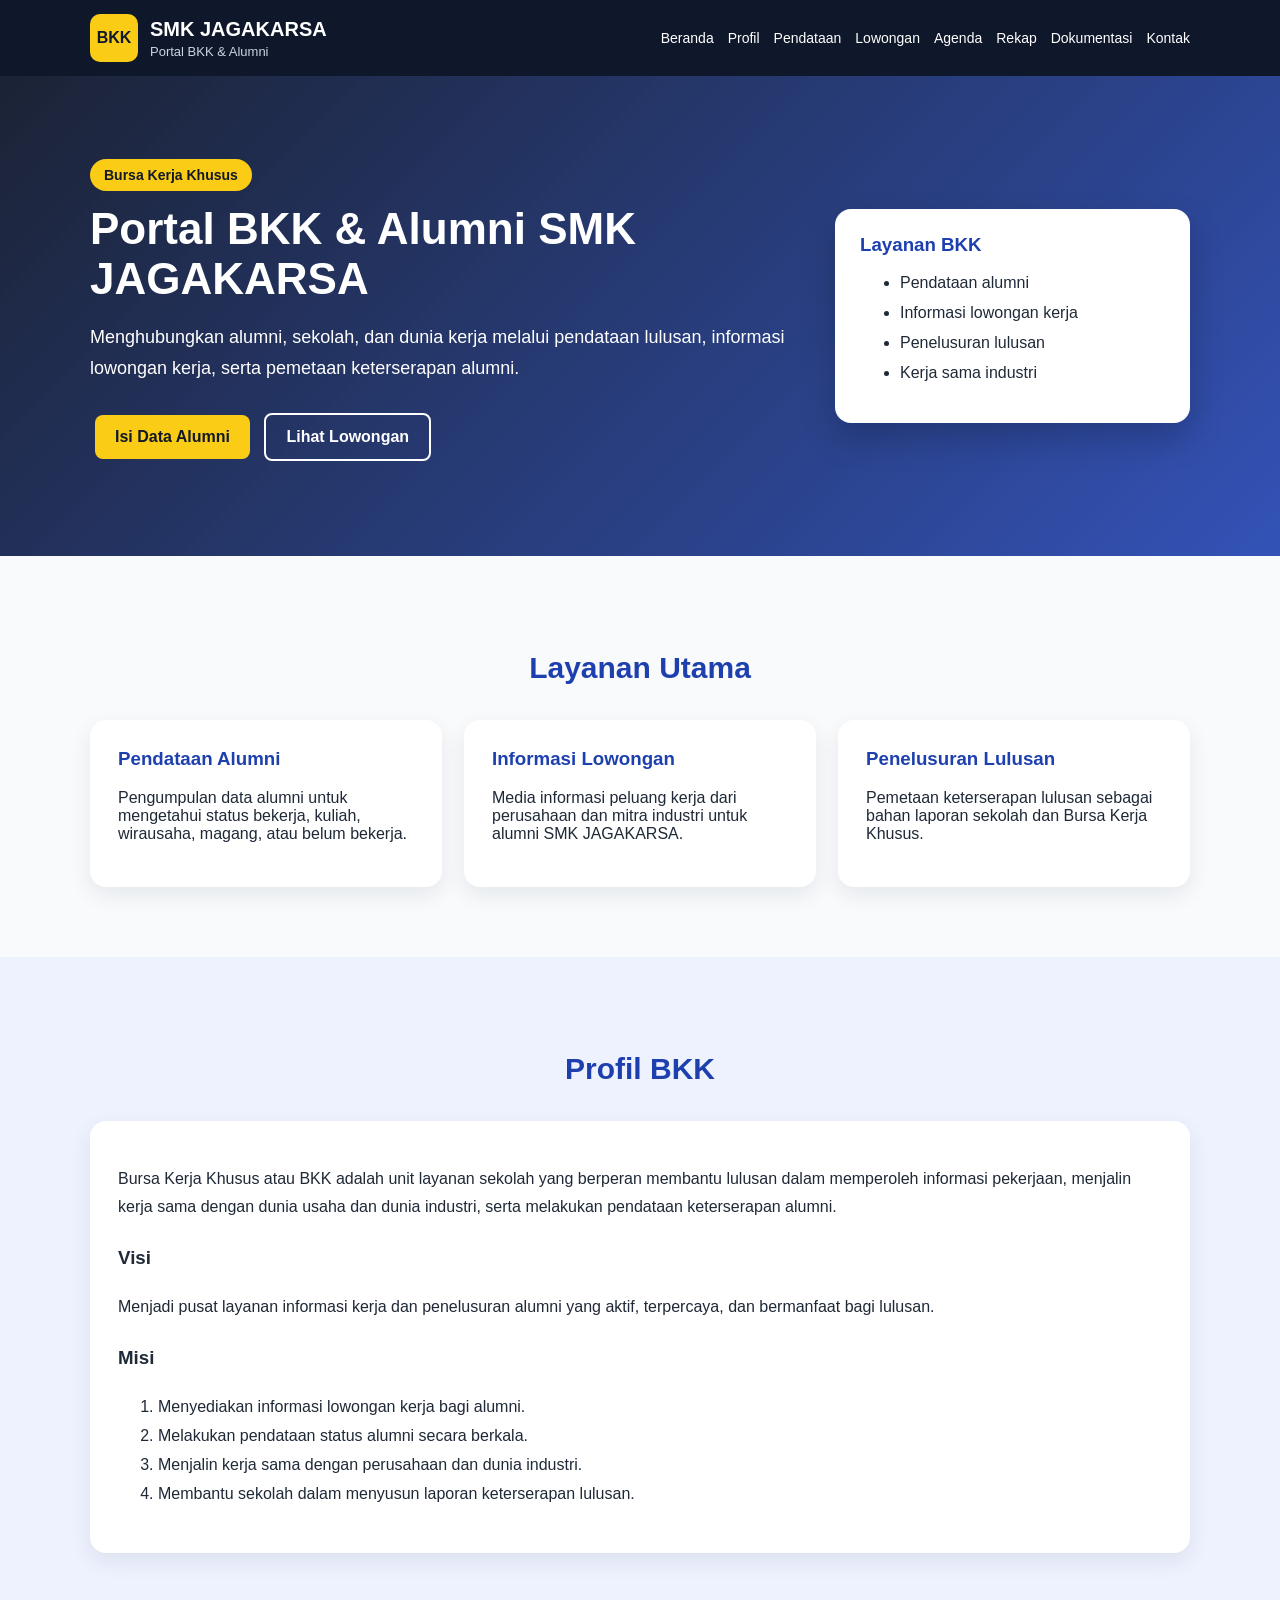
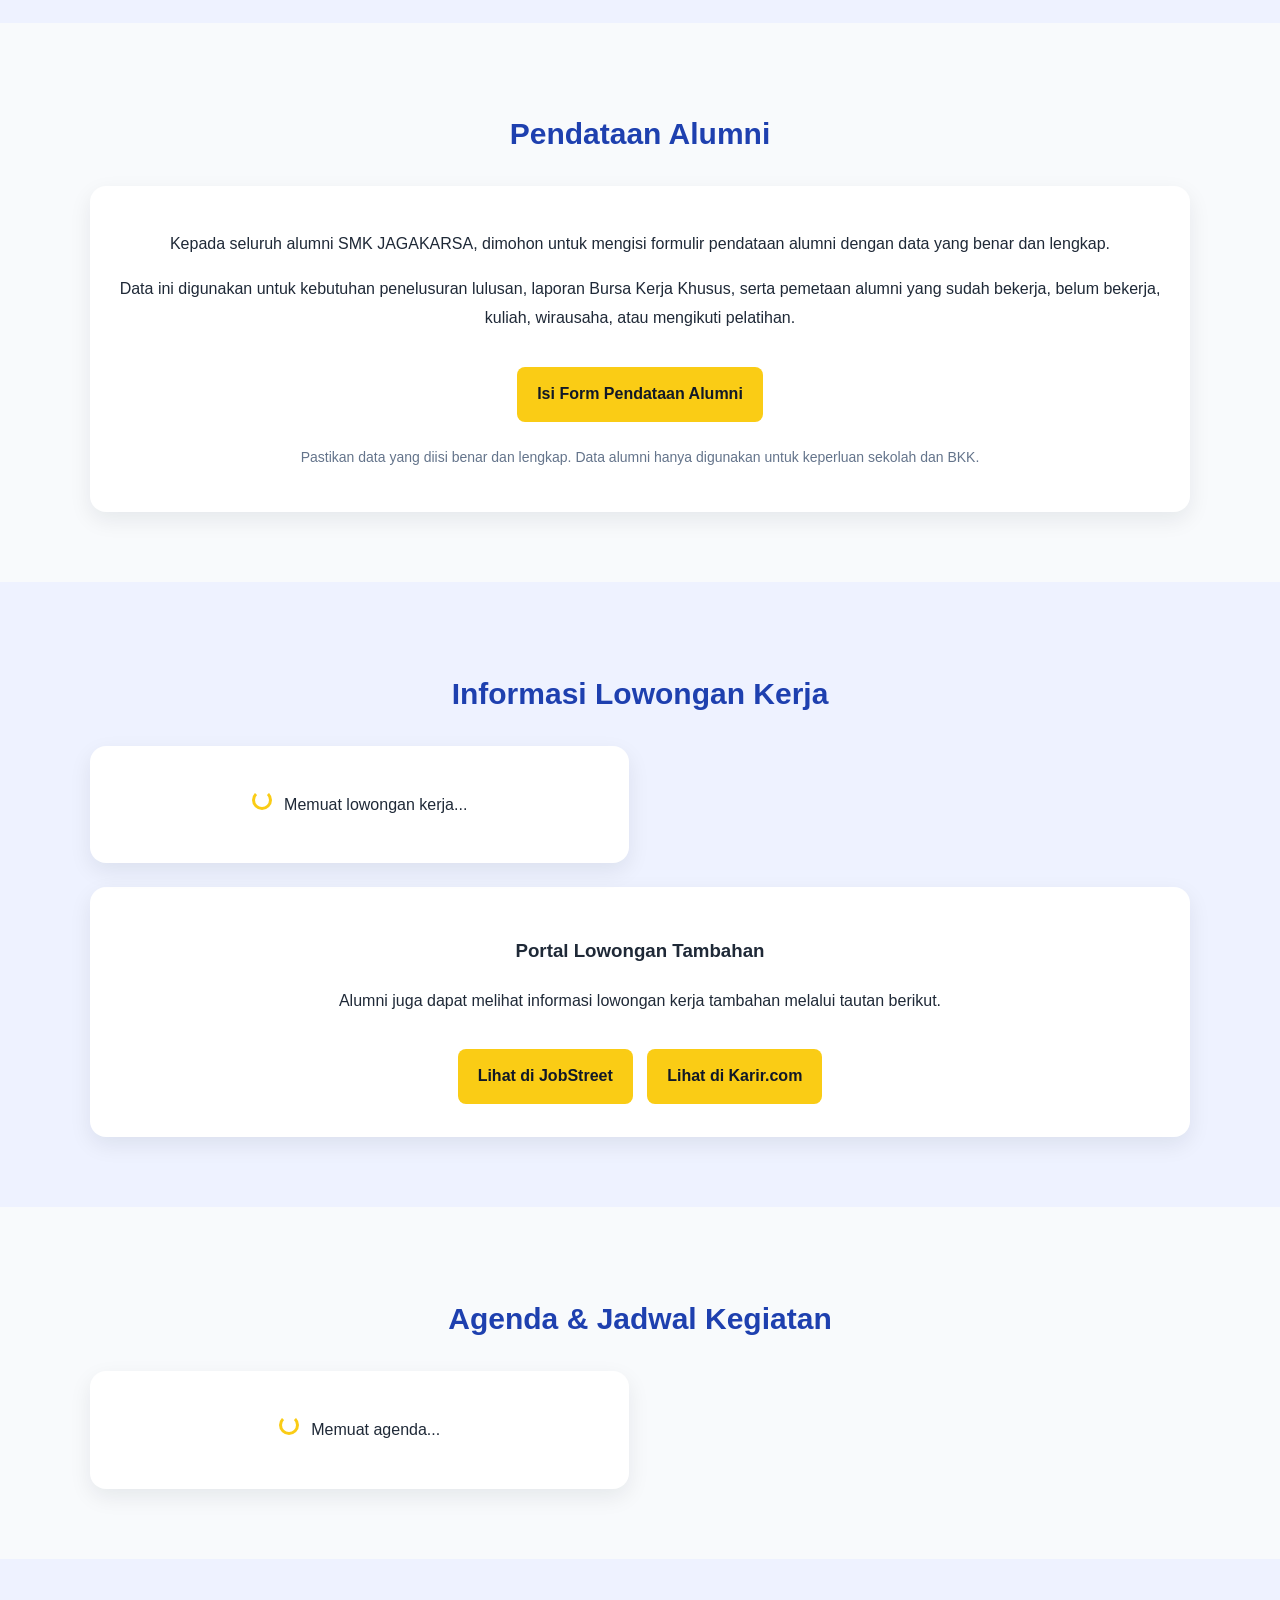
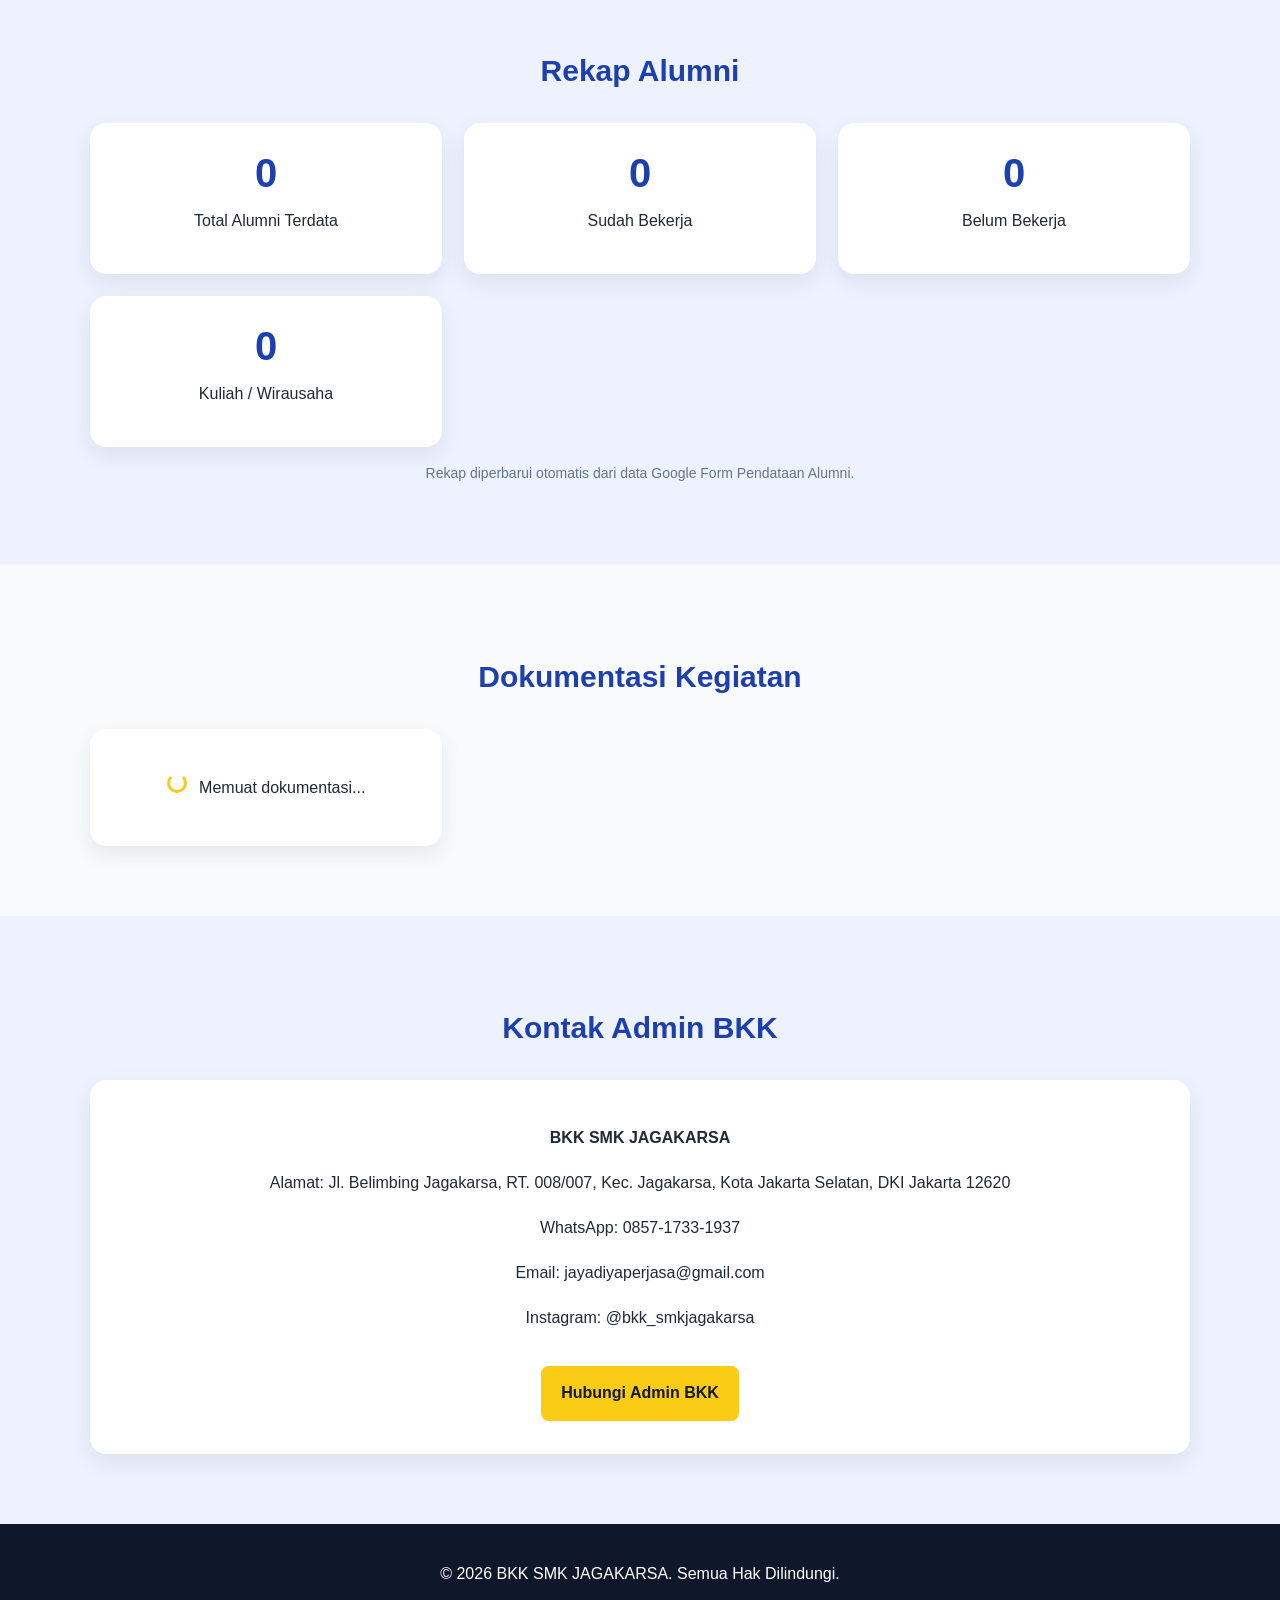
<file: index.html>
<!DOCTYPE html>
<html lang="id">
<head>
  <meta charset="UTF-8" />
  <meta name="viewport" content="width=device-width, initial-scale=1.0" />

  <title>BKK SMK JAGAKARSA</title>

  <style>
    * {
      box-sizing: border-box;
      scroll-behavior: smooth;
    }

    body {
      margin: 0;
      font-family: Arial, sans-serif;
      color: #1f2937;
      background: #f8fafc;
    }

    .container {
      width: 90%;
      max-width: 1100px;
      margin: auto;
    }

    .navbar {
      background: #0f172a;
      color: white;
      padding: 14px 0;
      position: sticky;
      top: 0;
      z-index: 99;
    }

    .nav-content {
      display: flex;
      justify-content: space-between;
      align-items: center;
      gap: 20px;
      position: relative;
    }

    .brand {
      display: flex;
      align-items: center;
      gap: 12px;
    }

    .logo {
      width: 48px;
      height: 48px;
      background: #facc15;
      color: #0f172a;
      border-radius: 10px;
      display: flex;
      align-items: center;
      justify-content: center;
      font-weight: bold;
      flex-shrink: 0;
    }

    .brand h1 {
      font-size: 20px;
      margin: 0;
    }

    .brand p {
      margin: 3px 0 0;
      font-size: 13px;
      color: #cbd5e1;
    }

    /* Menu Toggle */
    .menu-toggle {
      display: none;
      flex-direction: column;
      gap: 5px;
      background: transparent;
      border: none;
      cursor: pointer;
      padding: 5px;
    }

    .menu-toggle span {
      width: 25px;
      height: 3px;
      background: white;
      border-radius: 2px;
      transition: all 0.3s ease;
    }

    nav {
      display: flex;
      flex-wrap: wrap;
      justify-content: flex-end;
      gap: 14px;
    }

    nav a {
      color: white;
      text-decoration: none;
      font-size: 14px;
    }

    nav a:hover {
      color: #facc15;
    }

    /* Loading Spinner */
    .loading-spinner {
      display: inline-block;
      width: 20px;
      height: 20px;
      border: 3px solid #facc15;
      border-top: 3px solid transparent;
      border-radius: 50%;
      animation: spin 1s linear infinite;
      margin-right: 8px;
    }

    @keyframes spin {
      0% { transform: rotate(0deg); }
      100% { transform: rotate(360deg); }
    }

    .hero {
      background: linear-gradient(135deg, rgba(15,23,42,0.95), rgba(30,64,175,0.9)),
                  url("https://images.unsplash.com/photo-1523050854058-8df90110c9f1");
      background-size: cover;
      background-position: center;
      color: white;
      padding: 90px 0;
    }

    .hero-content {
      display: grid;
      grid-template-columns: 2fr 1fr;
      gap: 35px;
      align-items: center;
    }

    .badge {
      background: #facc15;
      color: #111827;
      padding: 8px 14px;
      border-radius: 999px;
      font-weight: bold;
      font-size: 14px;
    }

    .hero h2 {
      font-size: 44px;
      margin: 20px 0 15px;
    }

    .hero p {
      font-size: 18px;
      line-height: 1.7;
    }

    .hero-buttons {
      margin-top: 25px;
    }

    .btn {
      display: inline-block;
      padding: 13px 20px;
      border-radius: 8px;
      text-decoration: none !important;
      font-weight: bold;
      margin: 5px;
      cursor: pointer;
    }

    .primary {
      background: #facc15;
      color: #111827 !important;
    }

    .primary:hover {
      background: #fbbf24;
      color: #111827 !important;
    }

    .secondary {
      background: transparent;
      color: white !important;
      border: 2px solid white;
    }

    .secondary:hover {
      background: white;
      color: #0f172a !important;
    }

    .hero-card {
      background: white;
      color: #1f2937;
      padding: 25px;
      border-radius: 16px;
      box-shadow: 0 15px 35px rgba(0,0,0,0.2);
    }

    .hero-card h3 {
      margin-top: 0;
      color: #1e40af;
    }

    .hero-card li {
      margin: 12px 0;
    }

    .section {
      padding: 70px 0;
    }

    .light {
      background: #eef2ff;
    }

    .section-title {
      text-align: center;
      font-size: 30px;
      margin-bottom: 35px;
      color: #1e40af;
    }

    .cards,
    .stats {
      display: grid;
      grid-template-columns: repeat(3, 1fr);
      gap: 22px;
    }

    .card,
    .content-box,
    .job-card,
    .stat-card {
      background: white;
      padding: 28px;
      border-radius: 16px;
      box-shadow: 0 8px 22px rgba(15, 23, 42, 0.08);
    }

    .card h3,
    .job-card h3 {
      color: #1e40af;
      margin-top: 0;
    }

    .content-box {
      line-height: 1.8;
    }

    .center {
      text-align: center;
    }

    .job-list {
      display: grid;
      grid-template-columns: 1fr 1fr;
      gap: 22px;
    }

    .job-card p {
      line-height: 1.6;
    }

    .job-card a.btn,
    .content-box a.btn,
    #agenda-list a.btn,
    #lowongan-list a.btn {
      display: inline-block;
      background: #facc15;
      color: #111827 !important;
      padding: 13px 20px;
      border-radius: 8px;
      text-decoration: none !important;
      font-weight: bold;
      margin-top: 18px;
    }

    .job-card a.btn:hover,
    .content-box a.btn:hover,
    #agenda-list a.btn:hover,
    #lowongan-list a.btn:hover {
      background: #fbbf24;
      color: #111827 !important;
    }

    .stat-card {
      text-align: center;
    }

    .stat-card h3 {
      font-size: 40px;
      color: #1e40af;
      margin: 0;
    }

    .note {
      color: #64748b;
      font-size: 14px;
      margin-top: 18px;
    }

    #dokumentasi-list.gallery {
      display: grid !important;
      grid-template-columns: repeat(3, 1fr) !important;
      gap: 22px !important;
      align-items: start;
    }

    #dokumentasi-list .gallery-card {
      background: white;
      border-radius: 16px;
      overflow: hidden;
      box-shadow: 0 8px 22px rgba(15, 23, 42, 0.08);
    }

    #dokumentasi-list .gallery-card img {
      width: 100% !important;
      height: 190px !important;
      max-height: 190px !important;
      object-fit: cover !important;
      display: block !important;
      background: #e5e7eb;
    }

    #dokumentasi-list .gallery-card h3 {
      font-size: 18px;
      color: #1e40af;
      margin: 16px 16px 6px;
    }

    #dokumentasi-list .gallery-card p {
      font-size: 14px;
      margin: 0 16px 18px;
      color: #475569;
      line-height: 1.5;
    }

    footer {
      background: #0f172a;
      color: white;
      text-align: center;
      padding: 25px;
    }

    @media (max-width: 900px) {
      .nav-content {
        display: block;
      }

      .brand {
        margin-bottom: 18px;
      }

      nav {
        justify-content: flex-start;
      }

      .hero-content {
        grid-template-columns: 1fr;
      }

      .cards,
      .stats,
      .job-list,
      #dokumentasi-list.gallery {
        grid-template-columns: 1fr 1fr !important;
      }
    }

    @media (max-width: 768px) {
      .container {
        width: 92% !important;
      }

      .navbar {
        padding: 12px 0 !important;
      }

      /* Tampilkan menu toggle */
      .menu-toggle {
        display: flex;
        position: absolute;
        top: 15px;
        right: 20px;
      }

      .brand {
        gap: 10px !important;
        margin-bottom: 0 !important;
      }

      .logo {
        width: 46px !important;
        height: 46px !important;
        font-size: 17px !important;
        border-radius: 10px !important;
      }

      .brand h1 {
        font-size: 19px !important;
        line-height: 1.15 !important;
      }

      .brand p {
        font-size: 13px !important;
      }

      /* Atur menu navigasi */
      nav {
        display: none;
        flex-direction: column;
        gap: 12px !important;
        padding-top: 10px;
        border-top: 1px solid #334155;
      }

      nav.active {
        display: flex;
      }

      nav a {
        font-size: 15px !important;
        line-height: 1.3 !important;
      }

      .hero {
        padding: 42px 0 !important;
      }

      .badge {
        font-size: 12px !important;
        padding: 7px 12px !important;
      }

      .hero h2 {
        font-size: 27px !important;
        line-height: 1.25 !important;
        margin: 16px 0 12px !important;
      }

      .hero p {
        font-size: 15px !important;
        line-height: 1.6 !important;
      }

      .hero-buttons {
        margin-top: 18px !important;
      }

      .btn {
        font-size: 14px !important;
        padding: 11px 15px !important;
        margin: 5px 4px !important;
      }

      .hero-card {
        margin-top: 26px !important;
        padding: 20px !important;
      }

      .section {
        padding: 42px 0 !important;
      }

      .section-title {
        font-size: 27px !important;
        line-height: 1.25 !important;
        margin-bottom: 24px !important;
      }

      .card,
      .content-box,
      .job-card,
      .stat-card {
        padding: 20px !important;
        border-radius: 14px !important;
      }

      .content-box p,
      .job-card p,
      .card p {
        font-size: 15px !important;
        line-height: 1.6 !important;
      }

      .cards,
      .stats,
      .job-list,
      #dokumentasi-list.gallery {
        grid-template-columns: 1fr !important;
        gap: 18px !important;
      }

      .stat-card h3 {
        font-size: 34px !important;
      }

      #dokumentasi-list .gallery-card {
        padding: 0 !important;
        border-radius: 14px !important;
      }

      #dokumentasi-list .gallery-card img {
        width: 100% !important;
        height: 165px !important;
        max-height: 165px !important;
        object-fit: cover !important;
      }

      #dokumentasi-list .gallery-card h3 {
        font-size: 19px !important;
        margin: 13px 15px 5px !important;
      }

      #dokumentasi-list .gallery-card p {
        font-size: 14px !important;
        margin: 0 15px 16px !important;
      }

      #kontak .content-box p {
        font-size: 15px !important;
        line-height: 1.6 !important;
      }

      footer {
        padding: 20px 15px !important;
      }

      footer p {
        font-size: 14px !important;
        line-height: 1.5 !important;
      }
    }

    @media (max-width: 480px) {
      .brand h1 {
        font-size: 18px !important;
      }

      .brand p {
        font-size: 12px !important;
      }

      .logo {
        width: 44px !important;
        height: 44px !important;
        font-size: 16px !important;
      }

      nav a {
        font-size: 14px !important;
      }

      .hero h2 {
        font-size: 25px !important;
      }

      .section-title {
        font-size: 25px !important;
      }

      #dokumentasi-list .gallery-card img {
        height: 155px !important;
        max-height: 155px !important;
      }
    }
  </style>
</head>

<body>

  <!-- Navbar -->
  <header class="navbar">
    <div class="container nav-content">
      <div class="brand">
        <div class="logo">BKK</div>
        <div>
          <h1>SMK JAGAKARSA</h1>
          <p>Portal BKK & Alumni</p>
        </div>
      </div>

      <!-- Menu Toggle -->
      <button class="menu-toggle" aria-label="Buka menu navigasi">
        <span></span><span></span><span></span>
      </button>

      <nav>
        <a href="#beranda">Beranda</a>
        <a href="#profil">Profil</a>
        <a href="#alumni">Pendataan</a>
        <a href="#lowongan">Lowongan</a>
        <a href="#agenda">Agenda</a>
        <a href="#rekap">Rekap</a>
        <a href="#dokumentasi">Dokumentasi</a>
        <a href="#kontak">Kontak</a>
      </nav>
    </div>
  </header>

  <!-- Hero -->
  <section id="beranda" class="hero">
    <div class="container hero-content">
      <div class="hero-text">
        <span class="badge">Bursa Kerja Khusus</span>
        <h2>Portal BKK & Alumni SMK JAGAKARSA</h2>
        <p>
          Menghubungkan alumni, sekolah, dan dunia kerja melalui pendataan lulusan,
          informasi lowongan kerja, serta pemetaan keterserapan alumni.
        </p>

        <div class="hero-buttons">
          <a class="btn primary" href="#alumni">Isi Data Alumni</a>
          <a class="btn secondary" href="#lowongan">Lihat Lowongan</a>
        </div>
      </div>

      <div class="hero-card">
        <h3>Layanan BKK</h3>
        <ul>
          <li>Pendataan alumni</li>
          <li>Informasi lowongan kerja</li>
          <li>Penelusuran lulusan</li>
          <li>Kerja sama industri</li>
        </ul>
      </div>
    </div>
  </section>

  <!-- Layanan -->
  <section class="section">
    <div class="container">
      <h2 class="section-title">Layanan Utama</h2>

      <div class="cards">
        <div class="card">
          <h3>Pendataan Alumni</h3>
          <p>
            Pengumpulan data alumni untuk mengetahui status bekerja, kuliah,
            wirausaha, magang, atau belum bekerja.
          </p>
        </div>

        <div class="card">
          <h3>Informasi Lowongan</h3>
          <p>
            Media informasi peluang kerja dari perusahaan dan mitra industri
            untuk alumni SMK JAGAKARSA.
          </p>
        </div>

        <div class="card">
          <h3>Penelusuran Lulusan</h3>
          <p>
            Pemetaan keterserapan lulusan sebagai bahan laporan sekolah dan
            Bursa Kerja Khusus.
          </p>
        </div>
      </div>
    </div>
  </section>

  <!-- Profil -->
  <section id="profil" class="section light">
    <div class="container">
      <h2 class="section-title">Profil BKK</h2>

      <div class="content-box">
        <p>
          Bursa Kerja Khusus atau BKK adalah unit layanan sekolah yang berperan
          membantu lulusan dalam memperoleh informasi pekerjaan, menjalin kerja
          sama dengan dunia usaha dan dunia industri, serta melakukan pendataan
          keterserapan alumni.
        </p>

        <h3>Visi</h3>
        <p>
          Menjadi pusat layanan informasi kerja dan penelusuran alumni yang aktif,
          terpercaya, dan bermanfaat bagi lulusan.
        </p>

        <h3>Misi</h3>
        <ol>
          <li>Menyediakan informasi lowongan kerja bagi alumni.</li>
          <li>Melakukan pendataan status alumni secara berkala.</li>
          <li>Menjalin kerja sama dengan perusahaan dan dunia industri.</li>
          <li>Membantu sekolah dalam menyusun laporan keterserapan lulusan.</li>
        </ol>
      </div>
    </div>
  </section>

  <!-- Pendataan Alumni -->
  <section id="alumni" class="section">
    <div class="container">
      <h2 class="section-title">Pendataan Alumni</h2>

      <div class="content-box center">
        <p>
          Kepada seluruh alumni SMK JAGAKARSA, dimohon untuk mengisi formulir
          pendataan alumni dengan data yang benar dan lengkap.
        </p>

        <p>
          Data ini digunakan untuk kebutuhan penelusuran lulusan, laporan Bursa
          Kerja Khusus, serta pemetaan alumni yang sudah bekerja, belum bekerja,
          kuliah, wirausaha, atau mengikuti pelatihan.
        </p>

        <a class="btn primary" href="https://forms.gle/qh2KW5zqAqXAHYYZ6" target="_blank" rel="noopener noreferrer">
          Isi Form Pendataan Alumni
        </a>

        <p class="note">
          Pastikan data yang diisi benar dan lengkap. Data alumni hanya digunakan untuk keperluan sekolah dan BKK.
        </p>
      </div>
    </div>
  </section>

  <!-- Lowongan -->
  <section id="lowongan" class="section light">
    <div class="container">
      <h2 class="section-title">Informasi Lowongan Kerja</h2>

      <div id="lowongan-list" class="job-list">
        <div class="content-box center">
          <p><span class="loading-spinner"></span> Memuat lowongan kerja...</p>
        </div>
      </div>

      <div class="content-box center" style="margin-top: 24px;">
        <h3>Portal Lowongan Tambahan</h3>
        <p>Alumni juga dapat melihat informasi lowongan kerja tambahan melalui tautan berikut.</p>

        <a class="btn primary" href="https://jobstreet.co.id" target="_blank" rel="noopener noreferrer">Lihat di JobStreet</a>
        <a class="btn primary" href="https://karir.com" target="_blank" rel="noopener noreferrer">Lihat di Karir.com</a>
      </div>
    </div>
  </section>

  <!-- Agenda -->
  <section id="agenda" class="section">
    <div class="container">
      <h2 class="section-title">Agenda & Jadwal Kegiatan</h2>

      <div id="agenda-list" class="job-list">
        <div class="content-box center">
          <p><span class="loading-spinner"></span> Memuat agenda...</p>
        </div>
      </div>
    </div>
  </section>

  <!-- Rekap -->
  <section id="rekap" class="section light">
    <div class="container">
      <h2 class="section-title">Rekap Alumni</h2>

      <div class="stats">
        <div class="stat-card">
          <h3 id="totalAlumni">0</h3>
          <p>Total Alumni Terdata</p>
        </div>

        <div class="stat-card">
          <h3 id="sudahBekerja">0</h3>
          <p>Sudah Bekerja</p>
        </div>

        <div class="stat-card">
          <h3 id="belumBekerja">0</h3>
          <p>Belum Bekerja</p>
        </div>

        <div class="stat-card">
          <h3 id="kuliahWirausaha">0</h3>
          <p>Kuliah / Wirausaha</p>
        </div>
      </div>

      <p class="note center">
        Rekap diperbarui otomatis dari data Google Form Pendataan Alumni.
      </p>
    </div>
  </section>

  <!-- Dokumentasi -->
  <section id="dokumentasi" class="section">
    <div class="container">
      <h2 class="section-title">Dokumentasi Kegiatan</h2>

      <div id="dokumentasi-list" class="gallery">
        <div class="content-box center">
          <p><span class="loading-spinner"></span> Memuat dokumentasi...</p>
        </div>
      </div>
    </div>
  </section>

  <!-- Kontak -->
  <section id="kontak" class="section light">
    <div class="container">
      <h2 class="section-title">Kontak Admin BKK</h2>

      <div class="content-box center">
        <p><strong>BKK SMK JAGAKARSA</strong></p>
        <p>Alamat: Jl. Belimbing Jagakarsa, RT. 008/007, Kec. Jagakarsa, Kota Jakarta Selatan, DKI Jakarta 12620</p>
        <p>WhatsApp: 0857-1733-1937</p>
        <p>Email: jayadiyaperjasa@gmail.com</p>
        <p>Instagram: @bkk_smkjagakarsa</p>

        <a class="btn primary" href="https://wa.me/6285717331937" target="_blank" rel="noopener noreferrer">
          Hubungi Admin BKK
        </a>
      </div>
    </div>
  </section>

  <!-- Footer -->
  <footer>
    <p>&copy; 2026 BKK SMK JAGAKARSA. Semua Hak Dilindungi.</p>
  </footer>

  <!-- Script -->
  <script>
    const menuToggle = document.querySelector(".menu-toggle");
    const navMenu = document.querySelector("nav");

    menuToggle.addEventListener("click", function () {
      navMenu.classList.toggle("active");
    });

    document.querySelectorAll("nav a").forEach(function (link) {
      link.addEventListener("click", function () {
        navMenu.classList.remove("active");
      });
    });

    const agendaCsvUrl = "https://docs.google.com/spreadsheets/d/e/2PACX-1vTht8Zr2eWRD2hNyz9zs1iSM1MPBLyHFb81ZhO3kBldmOLlFibuNkZvtc2CC6-llSufLAKOrcqT9kli/pub?gid=0&single=true&output=csv";

    const alumniCsvUrl = "https://docs.google.com/spreadsheets/d/e/2PACX-1vRTipvmn3f10aUSDJke5OslJEmiHWcqiUk3EB4QLkXwvJypGtAs0rVJ3KILhw6hfQJba4xWciWhh9u5/pub?output=csv";

    const lowonganCsvUrl = "https://docs.google.com/spreadsheets/d/e/2PACX-1vTht8Zr2eWRD2hNyz9zs1iSM1MPBLyHFb81ZhO3kBldmOLlFibuNkZvtc2CC6-llSufLAKOrcqT9kli/pub?gid=1687041712&single=true&output=csv";

    const dokumentasiCsvUrl = "https://docs.google.com/spreadsheets/d/e/2PACX-1vTht8Zr2eWRD2hNyz9zs1iSM1MPBLyHFb81ZhO3kBldmOLlFibuNkZvtc2CC6-llSufLAKOrcqT9kli/pub?gid=1313786599&single=true&output=csv";

    function parseCSV(text) {
      const rows = [];
      let row = [];
      let value = "";
      let insideQuotes = false;

      for (let i = 0; i < text.length; i++) {
        const char = text[i];
        const next = text[i + 1];

        if (char === '"' && next === '"') {
          value += '"';
          i++;
        } else if (char === '"') {
          insideQuotes = !insideQuotes;
        } else if (char === "," && !insideQuotes) {
          row.push(value.trim());
          value = "";
        } else if ((char === "\n" || char === "\r") && !insideQuotes) {
          if (value || row.length) {
            row.push(value.trim());
            rows.push(row);
            row = [];
            value = "";
          }
        } else {
          value += char;
        }
      }

      if (value || row.length) {
        row.push(value.trim());
        rows.push(row);
      }

      return rows;
    }

    function escapeHTML(text) {
      return String(text)
        .replaceAll("&", "&amp;")
        .replaceAll("<", "&lt;")
        .replaceAll(">", "&gt;")
        .replaceAll('"', "&quot;")
        .replaceAll("'", "&#039;");
    }

    fetch(agendaCsvUrl)
      .then(response => response.text())
      .then(data => {
        const rows = parseCSV(data).slice(1);
        const agendaList = document.getElementById("agenda-list");

        agendaList.innerHTML = "";

        const agendaAktif = rows.filter(row => row[0] && row[0].trim() !== "");

        if (agendaAktif.length === 0) {
          agendaList.innerHTML = `<div class="content-box center"><p>Agenda belum tersedia.</p></div>`;
          return;
        }

        agendaAktif.forEach(row => {
          const judul = escapeHTML(row[0] || "");
          const tanggal = escapeHTML(row[1] || "-");
          const waktu = escapeHTML(row[2] || "-");
          const tempat = escapeHTML(row[3] || "-");
          const keterangan = escapeHTML(row[4] || "-");
          const linkForm = (row[5] || "#").trim();

          agendaList.innerHTML += `
            <div class="job-card">
              <h3>${judul}</h3>
              <p><strong>Tanggal:</strong> ${tanggal}</p>
              <p><strong>Waktu:</strong> ${waktu}</p>
              <p><strong>Tempat:</strong> ${tempat}</p>
              <p><strong>Keterangan:</strong> ${keterangan}</p>
              <a class="btn primary" href="${linkForm}" target="_blank">Konfirmasi Kehadiran</a>
            </div>
          `;
        });
      });

    fetch(lowonganCsvUrl)
      .then(response => response.text())
      .then(data => {
        const rows = parseCSV(data).slice(1);
        const lowonganList = document.getElementById("lowongan-list");

        lowonganList.innerHTML = "";

        const lowonganAktif = rows.filter(row => row[0] && row[0].trim() !== "");

        if (lowonganAktif.length === 0) {
          lowonganList.innerHTML = `<div class="content-box center"><p>Lowongan kerja belum tersedia.</p></div>`;
          return;
        }

        lowonganAktif.forEach(row => {
          const judul = escapeHTML(row[0] || "");
          const perusahaan = escapeHTML(row[1] || "-");
          const posisi = escapeHTML(row[2] || "-");
          const kualifikasi = escapeHTML(row[3] || "-");
          const batas = escapeHTML(row[4] || "-");
          const linkDaftar = (row[5] || "#").trim();

          lowonganList.innerHTML += `
            <div class="job-card">
              <h3>${judul}</h3>
              <p><strong>Perusahaan:</strong> ${perusahaan}</p>
              <p><strong>Posisi:</strong> ${posisi}</p>
              <p><strong>Kualifikasi:</strong> ${kualifikasi}</p>
              <p><strong>Batas Pendaftaran:</strong> ${batas}</p>
              <a class="btn primary" href="${linkDaftar}" target="_blank">Daftar / Info Lengkap</a>
            </div>
          `;
        });
      });

    fetch(alumniCsvUrl)
      .then(response => response.text())
      .then(data => {
        const rows = parseCSV(data);

        if (rows.length <= 1) return;

        const header = rows[0];
        const dataAlumni = rows.slice(1).filter(row => row.length > 1 && row[1]);

        const statusIndex = header.findIndex(col =>
          col.toLowerCase().includes("status")
        );

        let total = dataAlumni.length;
        let sudahBekerja = 0;
        let belumBekerja = 0;
        let kuliah = 0;
        let wirausaha = 0;

        dataAlumni.forEach(row => {
          const status = statusIndex >= 0 ? (row[statusIndex] || "").toLowerCase() : "";

          if (status.includes("sudah bekerja")) {
            sudahBekerja++;
          } else if (status.includes("belum bekerja")) {
            belumBekerja++;
          } else if (status.includes("kuliah")) {
            kuliah++;
          } else if (status.includes("wirausaha")) {
            wirausaha++;
          }
        });

        document.getElementById("totalAlumni").innerText = total;
        document.getElementById("sudahBekerja").innerText = sudahBekerja;
        document.getElementById("belumBekerja").innerText = belumBekerja;
        document.getElementById("kuliahWirausaha").innerText = kuliah + wirausaha;
      });

    fetch(dokumentasiCsvUrl)
      .then(response => response.text())
      .then(data => {
        const rows = parseCSV(data).slice(1);
        const dokumentasiList = document.getElementById("dokumentasi-list");

        dokumentasiList.innerHTML = "";

        const dokumentasiAktif = rows.filter(row => row[0] && row[0].trim() !== "");

        if (dokumentasiAktif.length === 0) {
          dokumentasiList.innerHTML = `<div class="content-box center"><p>Dokumentasi belum tersedia.</p></div>`;
          return;
        }

        dokumentasiAktif.forEach(row => {
          const judul = escapeHTML(row[0] || "");
          const deskripsi = escapeHTML(row[1] || "");
          const linkFoto = (row[2] || "").trim();

          dokumentasiList.innerHTML += `
            <div class="gallery-card">
              <img src="${linkFoto}" alt="${judul}">
              <h3>${judul}</h3>
              <p>${deskripsi}</p>
            </div>
          `;
        });
      });
  </script>

</body>
</html>
</file>
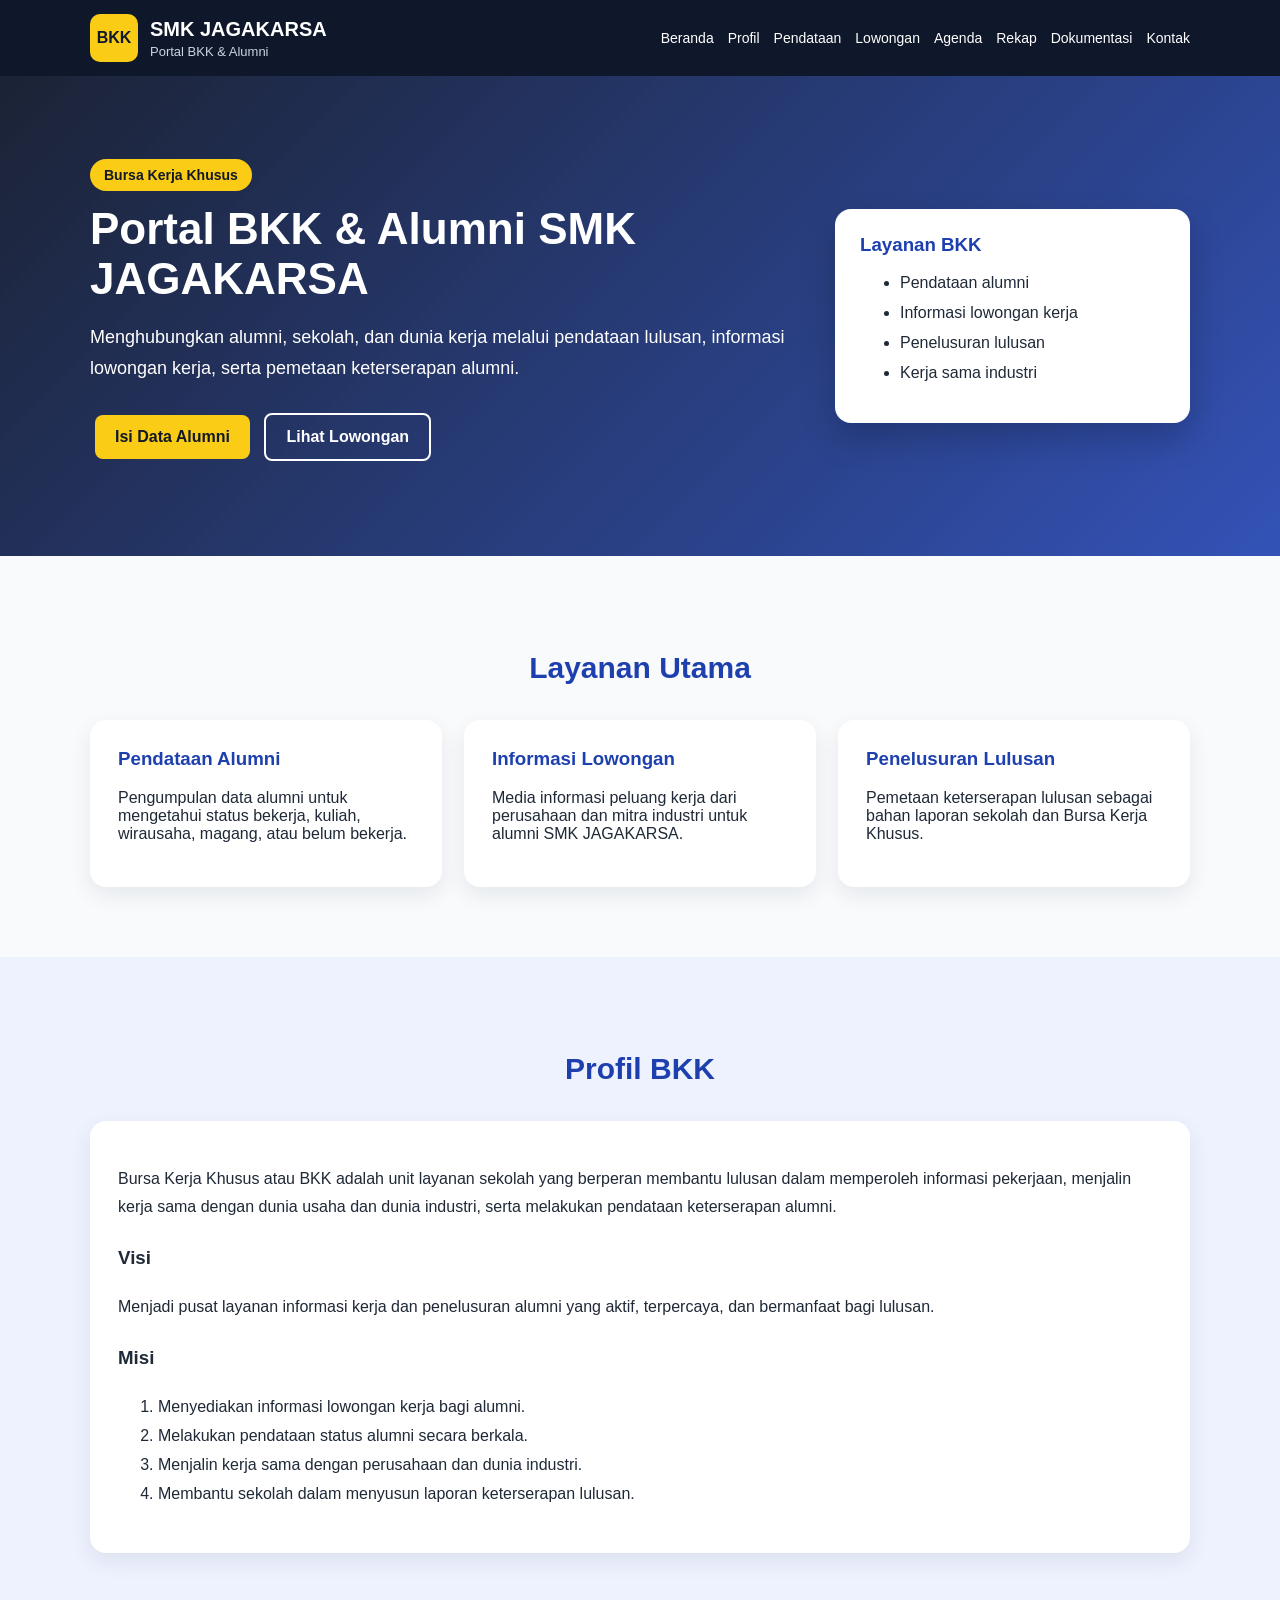
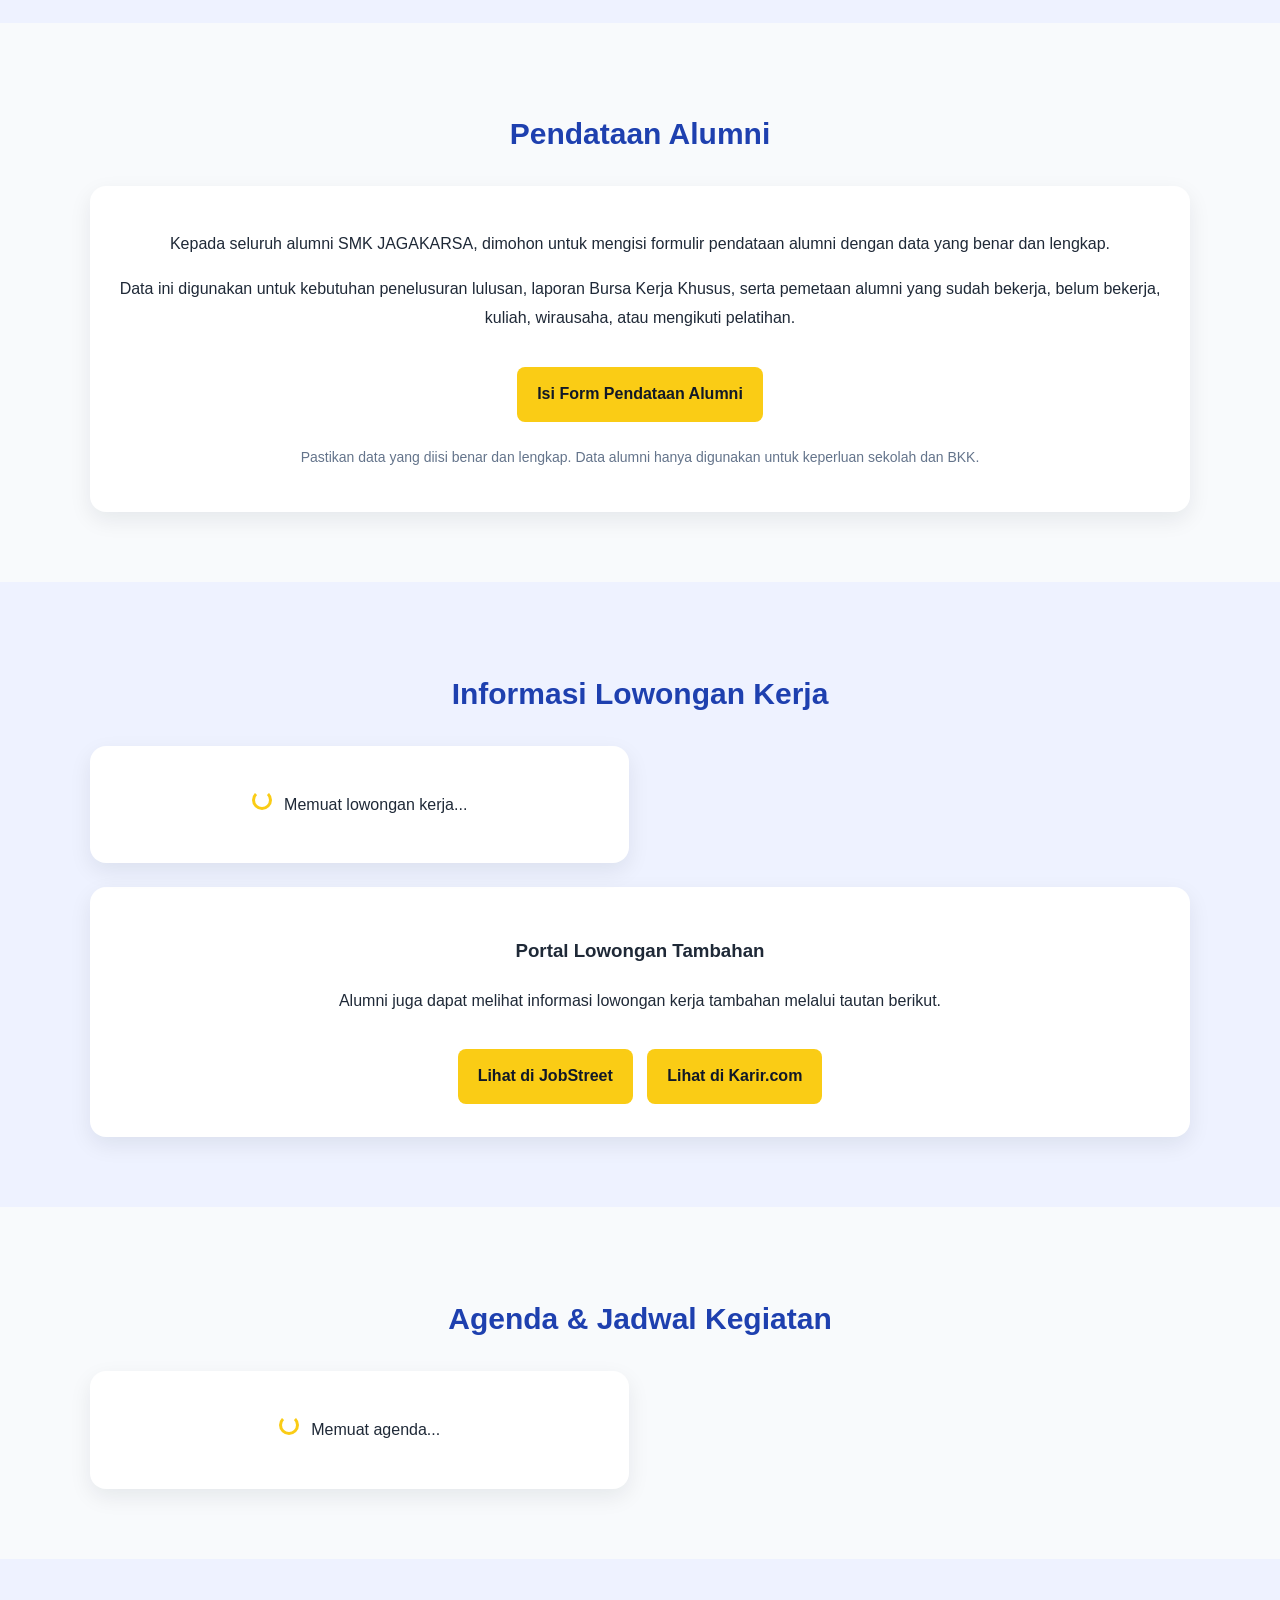
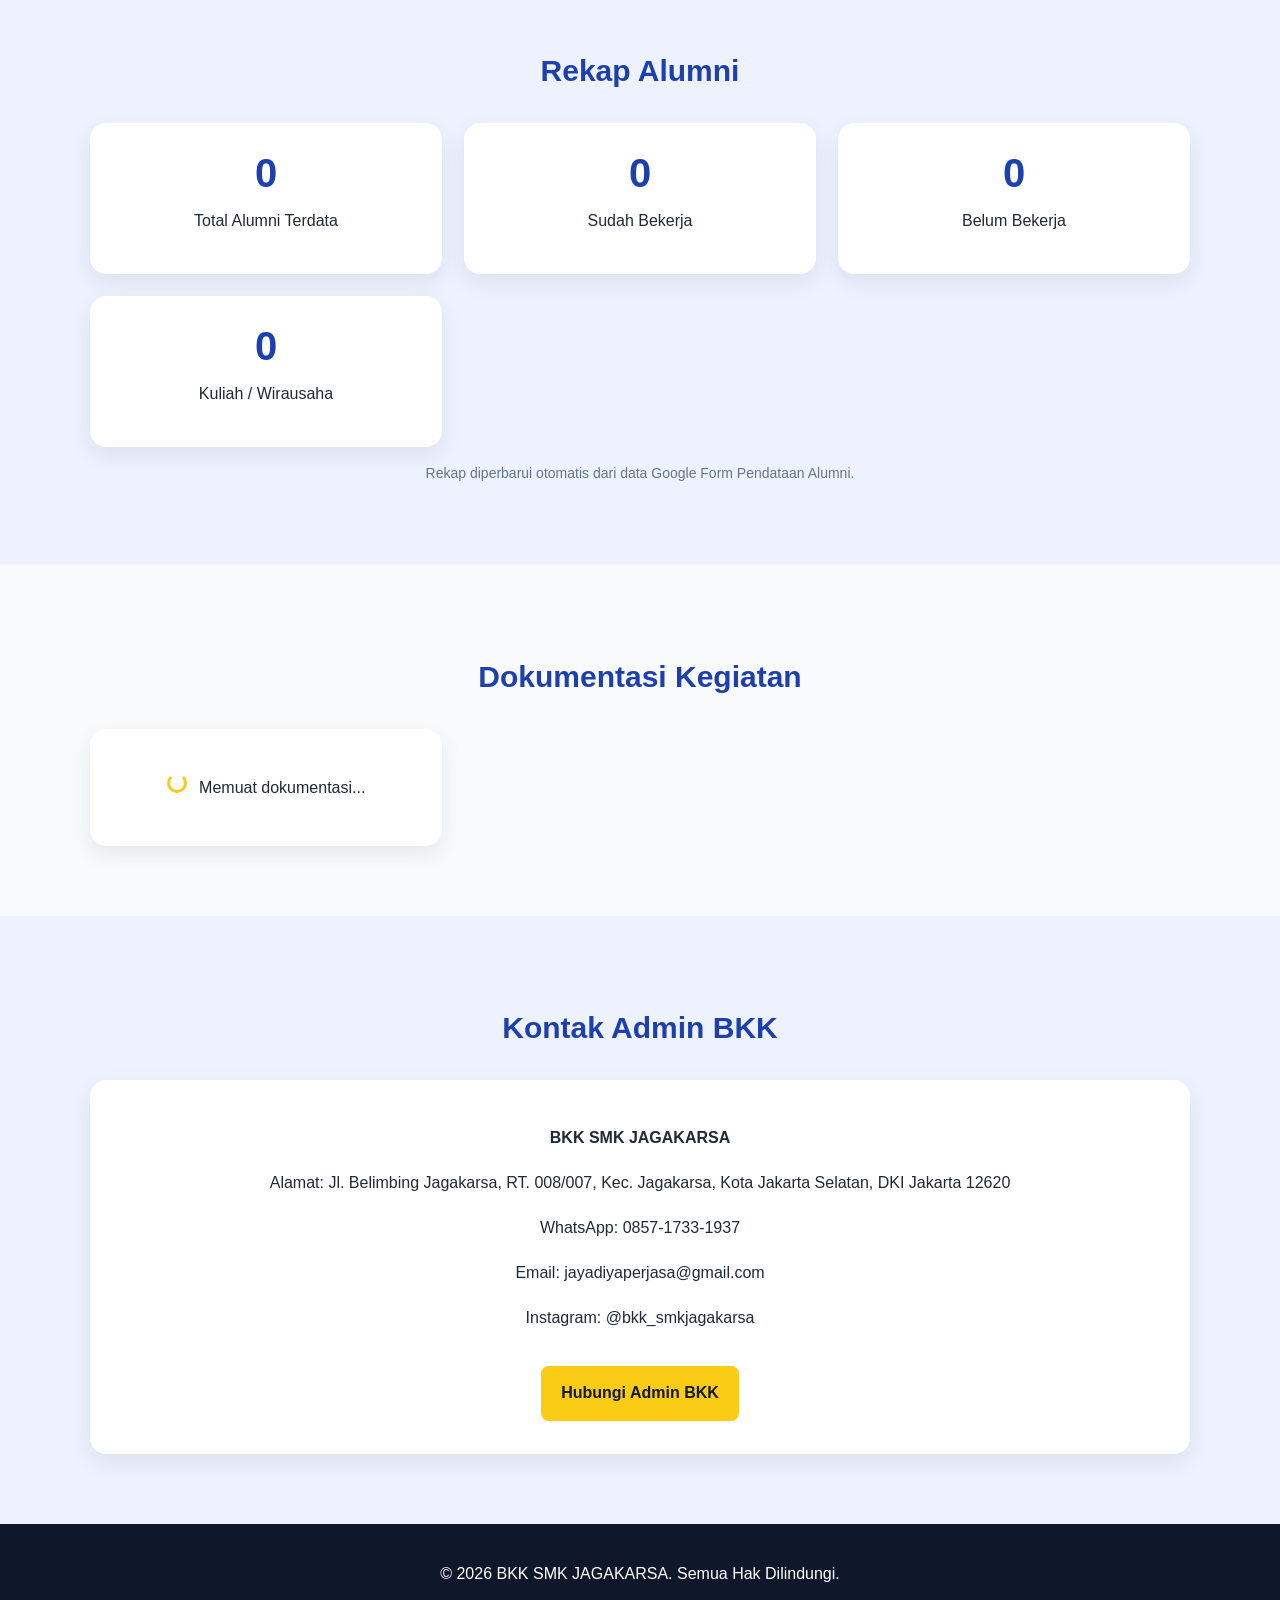
<file: admin-agenda.html>
<!DOCTYPE html>
<html lang="id">
<head>
  <meta charset="UTF-8" />
  <meta name="viewport" content="width=device-width, initial-scale=1.0" />

  <title>Admin BKK SMK JAGAKARSA</title>
  <link rel="stylesheet" href="style.css" />
</head>

<body>

  <script>
    const passwordBenar = "bkkjagakarsa2026";
    const inputPassword = prompt("Masukkan password admin:");

    if (inputPassword !== passwordBenar) {
      alert("Password salah. Akses ditolak.");
      window.location.href = "index.html";
    }
  </script>

  <header class="navbar">
    <div class="container nav-content">
      <div class="brand">
        <div class="logo">BKK</div>
        <div>
          <h1>Admin BKK</h1>
          <p>SMK JAGAKARSA</p>
        </div>
      </div>

      <nav>
        <a href="index.html">Kembali ke Website</a>
      </nav>
    </div>
  </header>

  <!-- Tambah Agenda -->
  <section class="section">
    <div class="container">
      <h2 class="section-title">Tambah Agenda</h2>

      <div class="content-box">
        <form
          id="formAgenda"
          action="https://script.google.com/macros/s/AKfycbxRmy4LYxYI4Tb3SR1egmtFXpsvAqhEGTR9R_j3f39QdcUc08PQyY97zepB2oZjKTWh7w/exec"
          method="POST"
          target="hiddenFrame"
        >
          <input type="hidden" name="tipe" value="agenda">

          <label>Judul Agenda</label>
          <input type="text" name="judul" placeholder="Contoh: Rapat Koordinasi BKK" required>

          <label>Tanggal</label>
          <input type="text" name="tanggal" placeholder="Contoh: 27 Mei 2026" required>

          <label>Waktu</label>
          <input type="text" name="waktu" placeholder="Contoh: 10.00 WIB" required>

          <label>Tempat</label>
          <input type="text" name="tempat" placeholder="Contoh: Aula SMK JAGAKARSA" required>

          <label>Keterangan</label>
          <textarea name="keterangan" placeholder="Tulis keterangan agenda" required></textarea>

          <input
            type="hidden"
            name="linkForm"
            value="https://forms.gle/1dGh9HpAp9u5ANNw9"
          >

          <br><br>
          <button type="submit" class="btn primary">Simpan Agenda</button>
        </form>

        <p id="pesanAgenda" class="note"></p>
      </div>
    </div>
  </section>

  <!-- Tambah Lowongan -->
  <section class="section light">
    <div class="container">
      <h2 class="section-title">Tambah Lowongan Kerja</h2>

      <div class="content-box">
        <form
          id="formLowongan"
          action="https://script.google.com/macros/s/AKfycbxRmy4LYxYI4Tb3SR1egmtFXpsvAqhEGTR9R_j3f39QdcUc08PQyY97zepB2oZjKTWh7w/exec"
          method="POST"
          target="hiddenFrame"
        >
          <input type="hidden" name="tipe" value="lowongan">

          <label>Judul Lowongan</label>
          <input type="text" name="judul" placeholder="Contoh: Lowongan Operator Produksi" required>

          <label>Perusahaan</label>
          <input type="text" name="perusahaan" placeholder="Contoh: PT Contoh Industri" required>

          <label>Posisi</label>
          <input type="text" name="posisi" placeholder="Contoh: Operator Produksi" required>

          <label>Kualifikasi</label>
          <textarea name="kualifikasi" placeholder="Contoh: Lulusan SMK, sehat jasmani rohani, siap bekerja shift" required></textarea>

          <label>Batas Pendaftaran</label>
          <input type="text" name="batas" placeholder="Contoh: 30 Juni 2026" required>

          <label>Link Daftar / Info</label>
          <input type="url" name="linkDaftar" placeholder="https://forms.gle/xxxx atau link website perusahaan" required>

          <br><br>
          <button type="submit" class="btn primary">Simpan Lowongan</button>
        </form>

        <p id="pesanLowongan" class="note"></p>
      </div>
    </div>
  </section>

  <!-- Tambah Dokumentasi -->
  <section class="section">
    <div class="container">
      <h2 class="section-title">Tambah Dokumentasi Kegiatan</h2>

      <div class="content-box">
        <form
          id="formDokumentasi"
          action="https://script.google.com/macros/s/AKfycbxRmy4LYxYI4Tb3SR1egmtFXpsvAqhEGTR9R_j3f39QdcUc08PQyY97zepB2oZjKTWh7w/exec"
          method="POST"
          target="hiddenFrame"
        >
          <input type="hidden" name="tipe" value="dokumentasi">

          <label>Judul Dokumentasi</label>
          <input type="text" name="judul" placeholder="Contoh: Sosialisasi Pendataan Alumni" required>

          <label>Deskripsi</label>
          <textarea name="deskripsi" placeholder="Tulis deskripsi kegiatan" required></textarea>

          <label>Upload Foto</label>
          <input type="file" id="fileFoto" accept="image/*" required>

          <input type="hidden" name="linkFoto" id="linkFoto">

          <p class="note">
            Pilih foto kegiatan. Foto akan otomatis diupload dan linknya disimpan ke database.
          </p>

          <br>
          <button type="submit" class="btn primary" id="btnDokumentasi">
            Simpan Dokumentasi
          </button>
        </form>

        <p id="pesanDokumentasi" class="note"></p>
      </div>
    </div>
  </section>

  <iframe name="hiddenFrame" style="display:none;"></iframe>

  <footer>
    <p>&copy; 2026 BKK SMK JAGAKARSA. Halaman Admin.</p>
  </footer>

  <script>
    const CLOUD_NAME = "dknfqim0m";
    const UPLOAD_PRESET = "kegiatan-jagakarsa";

    function setupForm(formId, pesanId, suksesText) {
      const form = document.getElementById(formId);
      const pesan = document.getElementById(pesanId);

      form.addEventListener("submit", function() {
        pesan.innerText = "Data sedang disimpan...";

        setTimeout(function() {
          pesan.innerText = suksesText;
          form.reset();
        }, 1500);
      });
    }

    setupForm("formAgenda", "pesanAgenda", "Agenda berhasil disimpan.");
    setupForm("formLowongan", "pesanLowongan", "Lowongan berhasil disimpan.");

    const formDokumentasi = document.getElementById("formDokumentasi");
    const pesanDokumentasi = document.getElementById("pesanDokumentasi");
    const btnDokumentasi = document.getElementById("btnDokumentasi");
    const fileFoto = document.getElementById("fileFoto");
    const linkFoto = document.getElementById("linkFoto");

    formDokumentasi.addEventListener("submit", async function(event) {
      event.preventDefault();

      const file = fileFoto.files[0];

      if (!file) {
        pesanDokumentasi.innerText = "Pilih foto terlebih dahulu.";
        return;
      }

      try {
        btnDokumentasi.disabled = true;
        btnDokumentasi.innerText = "Mengupload foto...";
        pesanDokumentasi.innerText = "Foto sedang diupload ke Cloudinary...";

        const formData = new FormData();
        formData.append("file", file);
        formData.append("upload_preset", UPLOAD_PRESET);
        formData.append("folder", "bkk-jagakarsa");

        const response = await fetch(
          `https://api.cloudinary.com/v1_1/${CLOUD_NAME}/image/upload`,
          {
            method: "POST",
            body: formData
          }
        );

        const result = await response.json();

        if (!result.secure_url) {
          throw new Error("Upload gagal");
        }

        linkFoto.value = result.secure_url;

        pesanDokumentasi.innerText = "Foto berhasil diupload. Menyimpan data...";

        formDokumentasi.submit();

        setTimeout(function() {
          pesanDokumentasi.innerText = "Dokumentasi berhasil disimpan.";
          formDokumentasi.reset();
          linkFoto.value = "";
          btnDokumentasi.disabled = false;
          btnDokumentasi.innerText = "Simpan Dokumentasi";
        }, 1800);

      } catch (error) {
        pesanDokumentasi.innerText = "Gagal upload foto. Coba lagi.";
        btnDokumentasi.disabled = false;
        btnDokumentasi.innerText = "Simpan Dokumentasi";
      }
    });
  </script>

</body>
</html>
</file>
<file: style.css>
* {
  box-sizing: border-box;
  scroll-behavior: smooth;
}

body {
  margin: 0;
  font-family: Arial, sans-serif;
  color: #1f2937;
  background: #f8fafc;
}

.container {
  width: 90%;
  max-width: 1100px;
  margin: auto;
}

/* Navbar */
.navbar {
  background: #0f172a;
  color: white;
  padding: 14px 0;
  position: sticky;
  top: 0;
  z-index: 99;
}

.nav-content {
  display: flex;
  justify-content: space-between;
  align-items: center;
  gap: 20px;
}

.brand {
  display: flex;
  align-items: center;
  gap: 12px;
}

.logo {
  width: 48px;
  height: 48px;
  background: #facc15;
  color: #0f172a;
  border-radius: 10px;
  display: flex;
  align-items: center;
  justify-content: center;
  font-weight: bold;
  flex-shrink: 0;
}

.brand h1 {
  font-size: 20px;
  margin: 0;
}

.brand p {
  margin: 3px 0 0;
  font-size: 13px;
  color: #cbd5e1;
}

nav {
  display: flex;
  flex-wrap: wrap;
  justify-content: flex-end;
  gap: 14px;
}

nav a {
  color: white;
  text-decoration: none;
  font-size: 14px;
}

nav a:hover {
  color: #facc15;
}

/* Hero */
.hero {
  background: linear-gradient(135deg, rgba(15,23,42,0.95), rgba(30,64,175,0.9)),
              url("https://images.unsplash.com/photo-1523050854058-8df90110c9f1");
  background-size: cover;
  background-position: center;
  color: white;
  padding: 90px 0;
}

.hero-content {
  display: grid;
  grid-template-columns: 2fr 1fr;
  gap: 35px;
  align-items: center;
}

.badge {
  background: #facc15;
  color: #111827;
  padding: 8px 14px;
  border-radius: 999px;
  font-weight: bold;
  font-size: 14px;
}

.hero h2 {
  font-size: 44px;
  margin: 20px 0 15px;
}

.hero p {
  font-size: 18px;
  line-height: 1.7;
}

.hero-buttons {
  margin-top: 25px;
}

/* Tombol Umum */
.btn {
  display: inline-block;
  padding: 13px 20px;
  border-radius: 8px;
  text-decoration: none !important;
  font-weight: bold;
  margin: 5px;
  cursor: pointer;
}

.primary {
  background: #facc15;
  color: #111827 !important;
}

.primary:hover {
  background: #fbbf24;
  color: #111827 !important;
}

.secondary {
  background: transparent;
  color: white !important;
  border: 2px solid white;
}

.secondary:hover {
  background: white;
  color: #0f172a !important;
}

/* Hero Card */
.hero-card {
  background: white;
  color: #1f2937;
  padding: 25px;
  border-radius: 16px;
  box-shadow: 0 15px 35px rgba(0,0,0,0.2);
}

.hero-card h3 {
  margin-top: 0;
  color: #1e40af;
}

.hero-card li {
  margin: 12px 0;
}

/* Section */
.section {
  padding: 70px 0;
}

.light {
  background: #eef2ff;
}

.section-title {
  text-align: center;
  font-size: 30px;
  margin-bottom: 35px;
  color: #1e40af;
}

/* Cards */
.cards,
.stats {
  display: grid;
  grid-template-columns: repeat(3, 1fr);
  gap: 22px;
}

.card,
.content-box,
.job-card,
.stat-card {
  background: white;
  padding: 28px;
  border-radius: 16px;
  box-shadow: 0 8px 22px rgba(15, 23, 42, 0.08);
}

.card h3,
.job-card h3 {
  color: #1e40af;
  margin-top: 0;
}

.content-box {
  line-height: 1.8;
}

.center {
  text-align: center;
}

/* Lowongan & Agenda */
.job-list {
  display: grid;
  grid-template-columns: 1fr 1fr;
  gap: 22px;
}

.job-card p {
  line-height: 1.6;
}

/* Tombol khusus agenda / lowongan dari Google Sheets */
.job-card a.btn,
.content-box a.btn,
#agenda-list a.btn,
#lowongan-list a.btn {
  display: inline-block;
  background: #facc15;
  color: #111827 !important;
  padding: 13px 20px;
  border-radius: 8px;
  text-decoration: none !important;
  font-weight: bold;
  margin-top: 18px;
}

.job-card a.btn:hover,
.content-box a.btn:hover,
#agenda-list a.btn:hover,
#lowongan-list a.btn:hover {
  background: #fbbf24;
  color: #111827 !important;
}

/* Rekap */
.stat-card {
  text-align: center;
}

.stat-card h3 {
  font-size: 40px;
  color: #1e40af;
  margin: 0;
}

.note {
  color: #64748b;
  font-size: 14px;
  margin-top: 18px;
}

/* Form Admin */
form label {
  display: block;
  font-weight: bold;
  margin-top: 15px;
}

form input,
form textarea {
  width: 100%;
  padding: 13px;
  margin-top: 7px;
  border: 1px solid #cbd5e1;
  border-radius: 8px;
  font-size: 16px;
  font-family: Arial, sans-serif;
}

form textarea {
  min-height: 120px;
  resize: vertical;
}

button.btn {
  border: none;
  cursor: pointer;
  font-size: 16px;
}

/* Dokumentasi / Galeri */
#dokumentasi .container {
  max-width: 1100px;
}

#dokumentasi-list.gallery {
  display: grid !important;
  grid-template-columns: repeat(3, 1fr) !important;
  gap: 22px !important;
  align-items: start;
}

#dokumentasi-list .gallery-card {
  background: white;
  border-radius: 16px;
  overflow: hidden;
  box-shadow: 0 8px 22px rgba(15, 23, 42, 0.08);
}

#dokumentasi-list .gallery-card img {
  width: 100% !important;
  height: 190px !important;
  max-height: 190px !important;
  object-fit: cover !important;
  display: block !important;
  background: #e5e7eb;
}

#dokumentasi-list .gallery-card h3 {
  font-size: 18px;
  color: #1e40af;
  margin: 16px 16px 6px;
}

#dokumentasi-list .gallery-card p {
  font-size: 14px;
  margin: 0 16px 18px;
  color: #475569;
  line-height: 1.5;
}

/* Footer */
footer {
  background: #0f172a;
  color: white;
  text-align: center;
  padding: 25px;
}

/* Responsive Tablet */
@media (max-width: 900px) {
  .nav-content {
    display: block;
  }

  .brand {
    margin-bottom: 18px;
  }

  nav {
    justify-content: flex-start;
  }

  .hero-content {
    grid-template-columns: 1fr;
  }

  .cards,
  .stats,
  .job-list,
  #dokumentasi-list.gallery {
    grid-template-columns: 1fr 1fr !important;
  }
}

/* Responsive HP */
@media (max-width: 768px) {
  .container {
    width: 90%;
  }

  .navbar {
    padding: 18px 0;
  }

  .nav-content {
    display: block;
  }

  .brand {
    margin-bottom: 18px;
  }

  .logo {
    width: 58px;
    height: 58px;
    font-size: 20px;
  }

  .brand h1 {
    font-size: 26px;
  }

  .brand p {
    font-size: 18px;
  }

  nav {
    display: flex;
    flex-wrap: wrap;
    justify-content: flex-start;
    gap: 18px 28px;
  }

  nav a {
    font-size: 22px;
    margin: 0;
  }

  .hero {
    padding: 60px 0;
  }

  .hero h2 {
    font-size: 32px;
  }

  .hero p {
    font-size: 16px;
  }

  .hero-card {
    margin-top: 30px;
  }

  .cards,
  .stats,
  .job-list,
  #dokumentasi-list.gallery {
    grid-template-columns: 1fr !important;
  }

  .section {
    padding: 55px 0;
  }

  .section-title {
    font-size: 34px;
  }

  .card,
  .content-box,
  .job-card,
  .stat-card,
  #dokumentasi-list .gallery-card {
    padding: 24px;
  }

  .btn {
    display: inline-block;
    margin-top: 12px;
  }

  #dokumentasi-list .gallery-card {
    padding: 0;
  }

  #dokumentasi-list .gallery-card img {
    height: 220px !important;
    max-height: 220px !important;
  }
}

/* Responsive HP kecil */
@media (max-width: 480px) {
  .brand h1 {
    font-size: 24px;
  }

  .brand p {
    font-size: 17px;
  }

  nav a {
    font-size: 20px;
  }

  .section-title {
    font-size: 32px;
  }

  #dokumentasi-list .gallery-card img {
    height: 200px !important;
    max-height: 200px !important;
  }
}
/* FIX TAMPILAN HP BIAR LEBIH NYAMAN */
@media (max-width: 768px) {
  .container {
    width: 92%;
  }

  .navbar {
    padding: 14px 0;
  }

  .brand {
    gap: 10px;
    margin-bottom: 14px;
  }

  .logo {
    width: 52px;
    height: 52px;
    font-size: 18px;
    border-radius: 12px;
  }

  .brand h1 {
    font-size: 22px;
    line-height: 1.2;
  }

  .brand p {
    font-size: 15px;
  }

  nav {
    gap: 10px 18px;
  }

  nav a {
    font-size: 17px;
    line-height: 1.4;
  }

  .section {
    padding: 45px 0;
  }

  .section-title {
    font-size: 30px;
    line-height: 1.2;
    margin-bottom: 28px;
  }

  .hero {
    padding: 55px 0;
  }

  .hero h2 {
    font-size: 30px;
    line-height: 1.25;
  }

  .hero p {
    font-size: 16px;
  }

  .card,
  .content-box,
  .job-card,
  .stat-card {
    padding: 22px;
  }

  .content-box {
    line-height: 1.6;
  }

  .content-box p,
  .job-card p,
  .gallery-card p {
    font-size: 16px;
  }

  .stat-card h3 {
    font-size: 38px;
  }

  #dokumentasi-list .gallery-card {
    border-radius: 14px;
  }

  #dokumentasi-list .gallery-card img {
    height: 180px !important;
    max-height: 180px !important;
  }

  #dokumentasi-list .gallery-card h3 {
    font-size: 22px;
    margin: 14px 16px 6px;
  }

  #dokumentasi-list .gallery-card p {
    font-size: 16px;
    margin: 0 16px 18px;
  }

  #kontak .content-box {
    padding: 24px 18px;
  }

  #kontak .content-box p {
    font-size: 16px;
    line-height: 1.7;
  }

  footer {
    padding: 22px 18px;
  }

  footer p {
    font-size: 15px;
    line-height: 1.5;
  }
}

@media (max-width: 480px) {
  .brand h1 {
    font-size: 21px;
  }

  .brand p {
    font-size: 14px;
  }

  nav a {
    font-size: 16px;
  }

  .section-title {
    font-size: 28px;
  }

  #dokumentasi-list .gallery-card img {
    height: 170px !important;
    max-height: 170px !important;
  }

  .btn {
    width: auto;
    font-size: 15px;
    padding: 12px 16px;
  }
}
</file>
